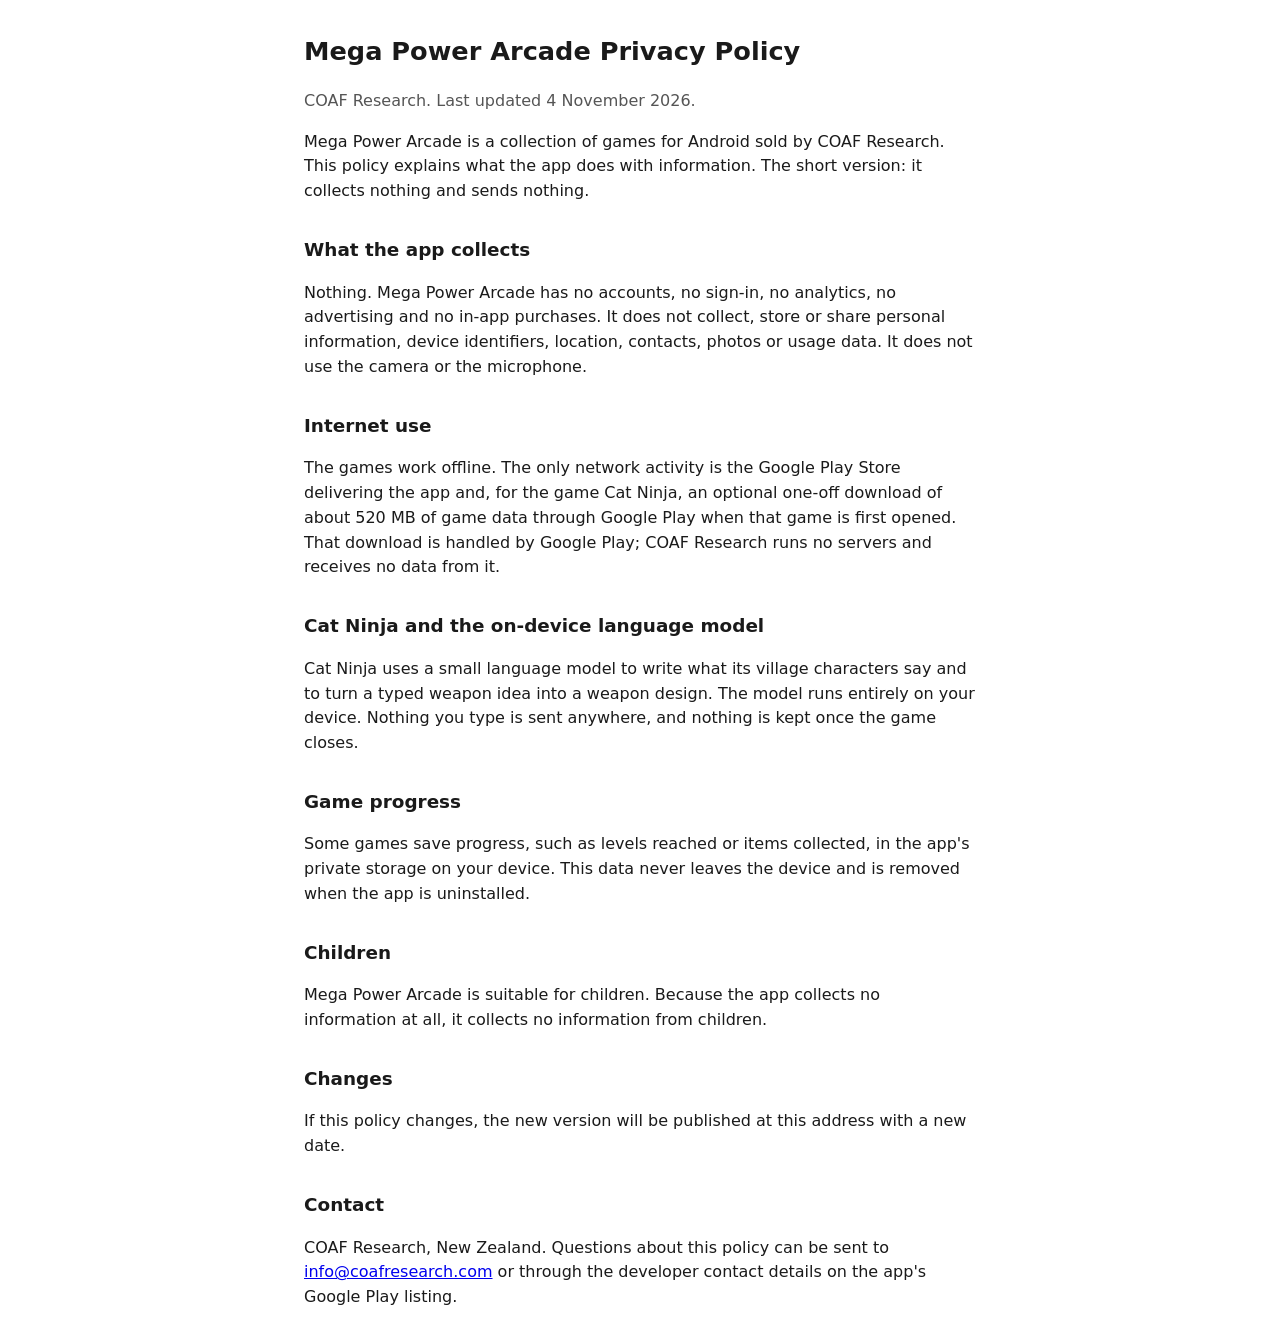
<file: mega-power-arcade/privacy/index.html>
<!DOCTYPE html>
<html lang="en">
<head>
<meta charset="utf-8">
<meta name="viewport" content="width=device-width, initial-scale=1">
<title>Mega Power Arcade Privacy Policy</title>
<style>
  body { font-family: system-ui, -apple-system, "Segoe UI", Roboto, sans-serif; max-width: 42rem; margin: 2rem auto; padding: 0 1rem; line-height: 1.55; color: #1a1a1a; }
  h1 { font-size: 1.6rem; } h2 { font-size: 1.15rem; margin-top: 2rem; }
  p.meta { color: #555; }
</style>
</head>
<body>
<h1>Mega Power Arcade Privacy Policy</h1>
<p class="meta">COAF Research. Last updated 4 November 2026.</p>

<p>Mega Power Arcade is a collection of games for Android sold by COAF Research. This policy explains what the app does with information. The short version: it collects nothing and sends nothing.</p>

<h2>What the app collects</h2>
<p>Nothing. Mega Power Arcade has no accounts, no sign-in, no analytics, no advertising and no in-app purchases. It does not collect, store or share personal information, device identifiers, location, contacts, photos or usage data. It does not use the camera or the microphone.</p>

<h2>Internet use</h2>
<p>The games work offline. The only network activity is the Google Play Store delivering the app and, for the game Cat Ninja, an optional one-off download of about 520 MB of game data through Google Play when that game is first opened. That download is handled by Google Play; COAF Research runs no servers and receives no data from it.</p>

<h2>Cat Ninja and the on-device language model</h2>
<p>Cat Ninja uses a small language model to write what its village characters say and to turn a typed weapon idea into a weapon design. The model runs entirely on your device. Nothing you type is sent anywhere, and nothing is kept once the game closes.</p>

<h2>Game progress</h2>
<p>Some games save progress, such as levels reached or items collected, in the app's private storage on your device. This data never leaves the device and is removed when the app is uninstalled.</p>

<h2>Children</h2>
<p>Mega Power Arcade is suitable for children. Because the app collects no information at all, it collects no information from children.</p>

<h2>Changes</h2>
<p>If this policy changes, the new version will be published at this address with a new date.</p>

<h2>Contact</h2>
<p>COAF Research, New Zealand. Questions about this policy can be sent to <a href="mailto:info@coafresearch.com">info@coafresearch.com</a> or through the developer contact details on the app's Google Play listing.</p>
</body>
</html>
</file>
